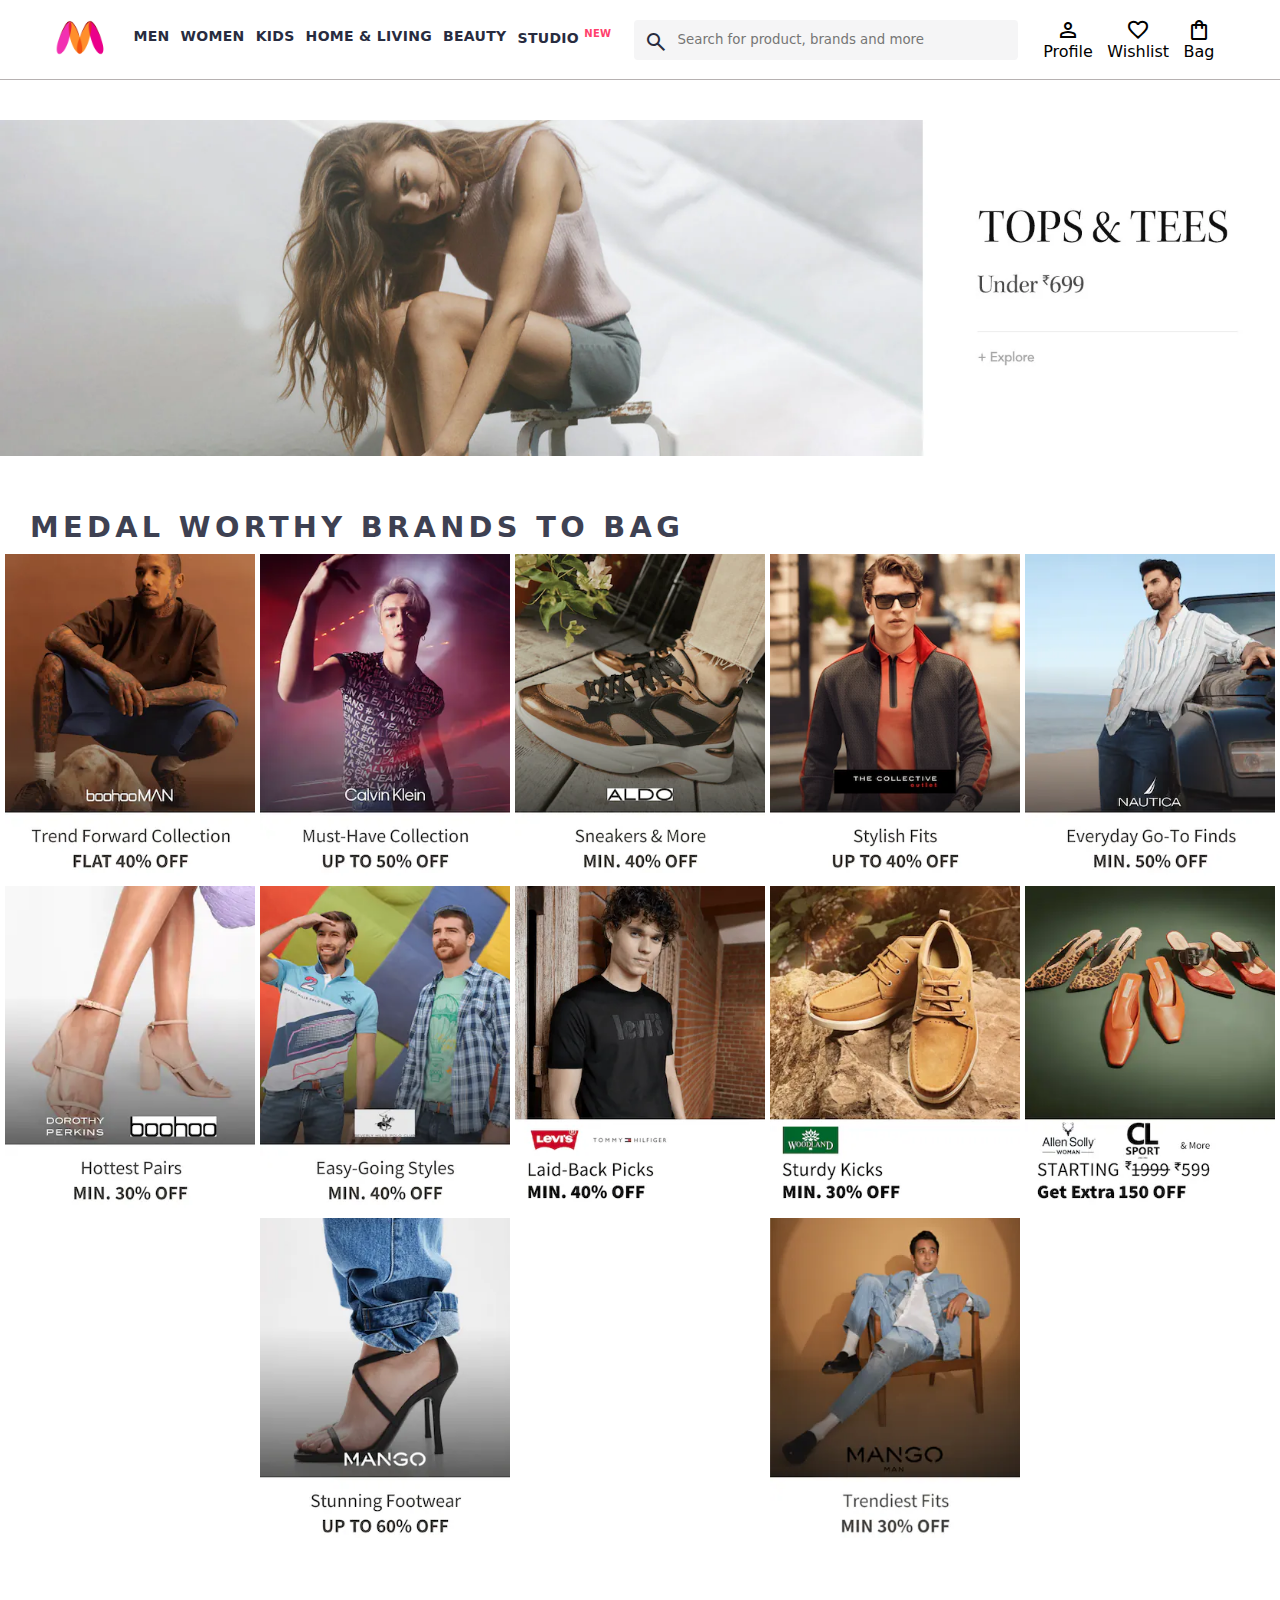
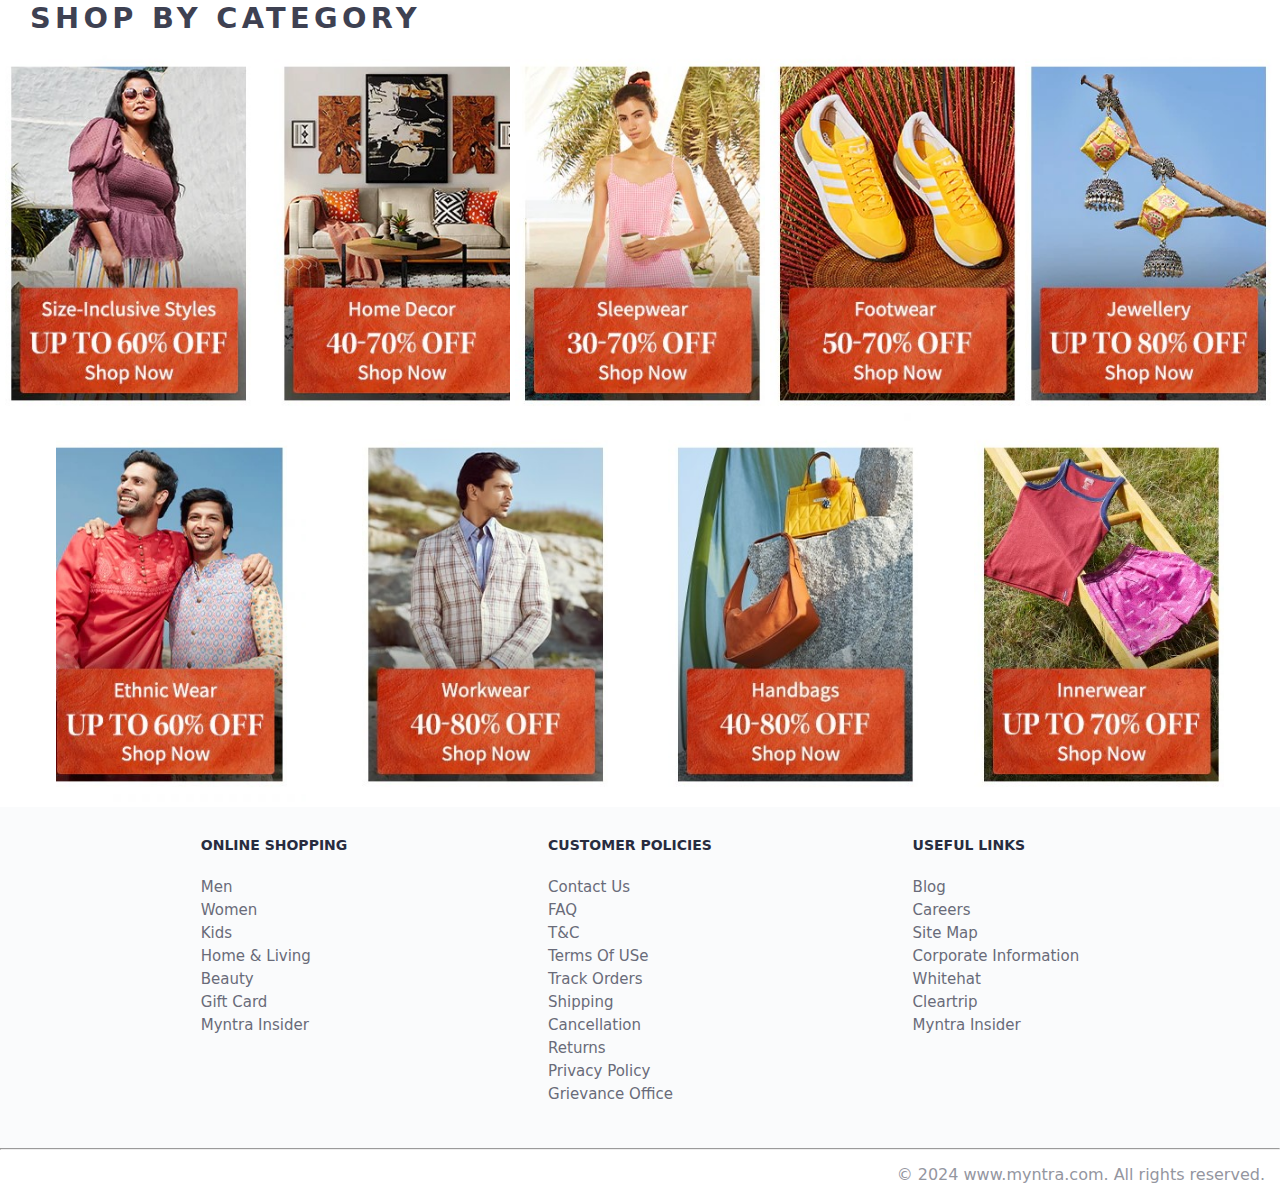
<file: index.htm>
<!DOCTYPE html>
<html lang="en">
<head>
    <meta charset="UTF-8">
    <meta name="viewport" content="width=device-width, initial-scale=1.0">
    <title>Myntra Clone</title>
    <link rel="stylesheet" href="style.css">
    <link rel="shortcut icon" href="images/myntra_logo.webp" type="image/x-icon">
</head>
<body>
    <header>
        <div class="logo_container">
            <a href="#"><img class="myntra_home" src="images/myntra_logo.webp" alt="Myntra Home"></a>
            <link rel="stylesheet" href="https://fonts.googleapis.com/css2?family=Material+Symbols+Outlined:opsz,wght,FILL,GRAD@20..48,100..700,0..1,-50..200" />
        </div>

        <nav class="nav_bar">
            <a href="#">Men</a>
            <a href="#">Women</a>
            <a href="#">Kids</a>
            <a href="#">Home & Living</a>
            <a href="#">Beauty</a>
            <a href="#">Studio <sup>New</sup></a>
        </nav>

        <div class="search_bar">
            <span class="material-symbols-outlined search_icon">search</span>
            <input class="search_input" placeholder="Search for product, brands and more">
        </div>

        <div class="action_bar">
            <div class="action_container">
                <span
                class="material-symbols-outlined action_icon">person</span>
                <span class="action_name">Profile</span>
            </div>

            <div class="action_container">
                <span class="material-symbols-outlined action_icon">favorite</span>
                <span class="action_name">Wishlist</span>
            </div>

            <div class="action_container action_icon">
                <span class="material-symbols-outlined">shopping_bag</span>
                <span class="action_name">Bag</span>
            </div>
        </div>
    </header>

    <main>
        <div class="banner_container">
            <img class="banner_img" src="images/banner.jpg" alt="Main Banner">
        </div>
        <div class="category_heading">Medal Worthy Brands To Bag</div>
        <div class="category_items">
            <a href="#"><img class="sale_item" src="images/offers/1.png"></a>
            <a href="#"><img class="sale_item" src="images/offers/2.png"></a>
            <a href="#"><img class="sale_item" src="images/offers/3.png"></a>
            <a href="#"><img class="sale_item" src="images/offers/4.png"></a>
            <a href="#"><img class="sale_item" src="images/offers/5.png"></a>
            <a href="#"><img class="sale_item" src="images/offers/6.png"></a>
            <a href="#"><img class="sale_item" src="images/offers/7.png"></a>
            <a href="#"><img class="sale_item" src="images/offers/8.png"></a>
            <a href="#"><img class="sale_item" src="images/offers/9.png"></a>
            <a href="#"><img class="sale_item" src="images/offers/10.png"></a>
            <a href="#"><img class="sale_item" src="images/offers/11.png"></a>
            <a href="#"><img class="sale_item" src="images/offers/12.png"></a>
        </div>

        <div class="category_heading">Shop By Category</div>
        <div class="category_items">
            <a href="#"><img class="sale_item" src="images/categories/1.jpg"></a>
            <a href="#"><img class="sale_item" src="images/categories/2.jpg"></a>
            <a href="#"><img class="sale_item" src="images/categories/3.jpg"></a>
            <a href="#"><img class="sale_item" src="images/categories/4.jpg"></a>
            <a href="#"><img class="sale_item" src="images/categories/5.jpg"></a>
            <a href="#"><img class="sale_item" src="images/categories/6.jpg"></a>
            <a href="#"><img class="sale_item" src="images/categories/7.jpg"></a>
            <a href="#"><img class="sale_item" src="images/categories/8.jpg"></a>
            <a href="#"><img class="sale_item" src="images/categories/9.jpg"></a>
            
        </div>
    </main>

    <footer>
        <div class="footer_container">
            <div class="footer_column">
                <h3>ONLINE SHOPPING</h3>

                <a href="#">Men</a>
                <a href="#">Women</a>
                <a href="#">Kids</a>
                <a href="#">Home & Living</a>
                <a href="#">Beauty</a>
                <a href="#">Gift Card</a>
                <a href="#">Myntra Insider</a>
            </div>

            <div class="footer_column">
                <h3>CUSTOMER POLICIES</h3>

                <a href="#">Contact Us</a>
                <a href="#">FAQ</a>
                <a href="#">T&C</a>
                <a href="#">Terms Of USe</a>
                <a href="#">Track Orders</a>
                <a href="#">Shipping</a>
                <a href="#">Cancellation</a>
                <a href="#">Returns</a>
                <a href="#">Privacy Policy</a>
                <a href="#">Grievance Office</a>
            </div>

            <div class="footer_column">
                <h3>USEFUL LINKS</h3>

                <a href="#">Blog</a>
                <a href="#">Careers</a>
                <a href="#">Site Map</a>
                <a href="#">Corporate Information</a>
                <a href="#">Whitehat</a>
                <a href="#">Cleartrip</a>
                <a href="#">Myntra Insider</a>
            </div> 
        </div>
        <hr>

        <div class="copyright">
            © 2024 www.myntra.com. All rights reserved.
        </div>
    </footer>
</body>
</html>
</file>
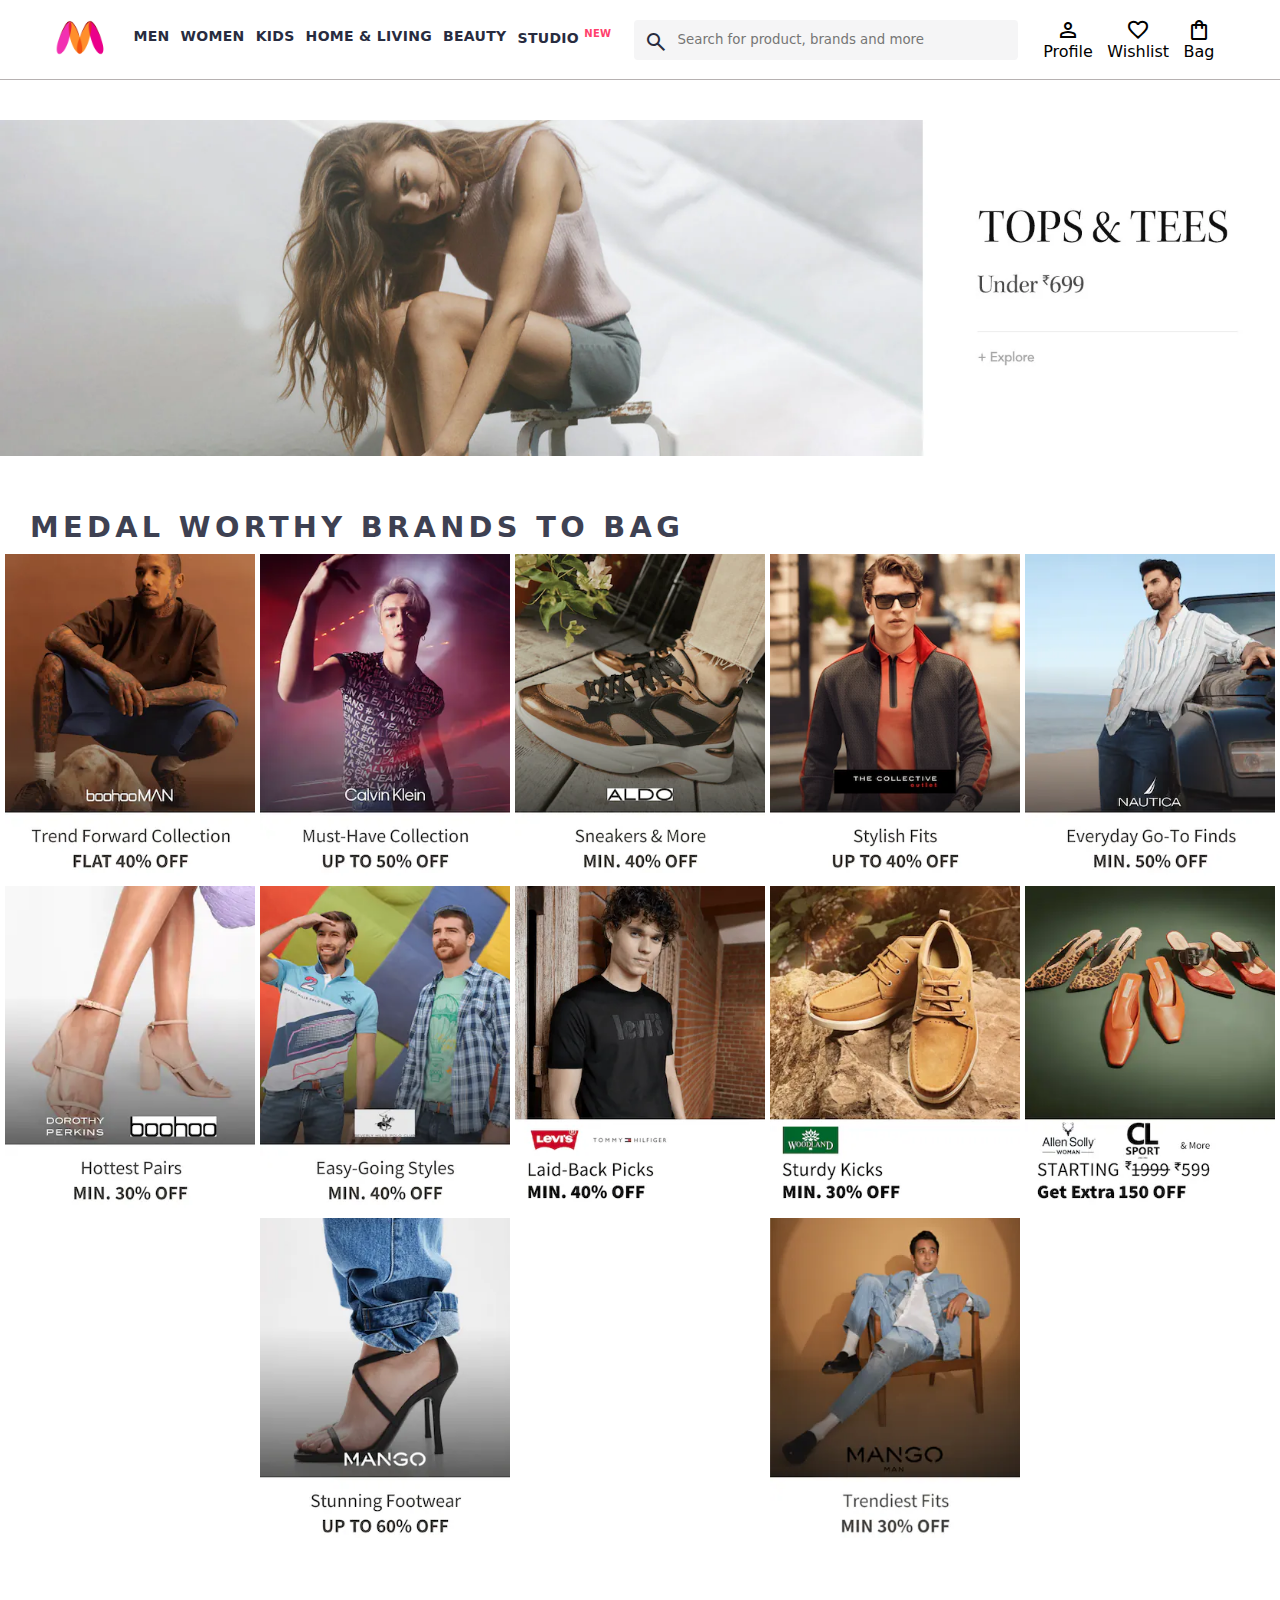
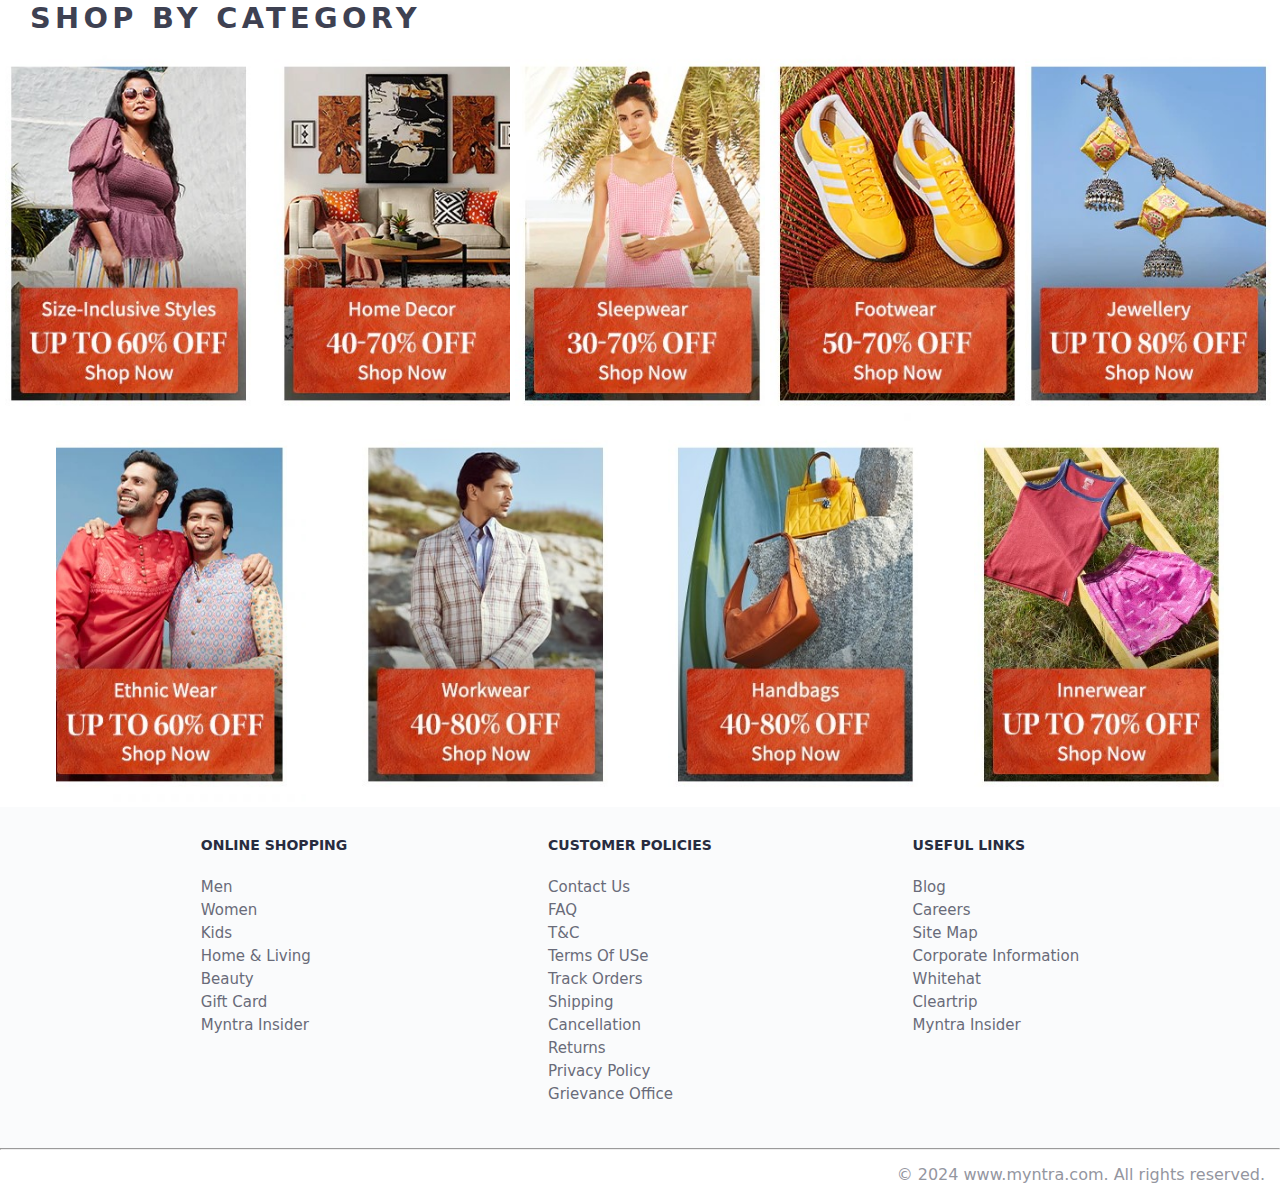
<file: index.html>
<!DOCTYPE html>
<html lang="en">
<head>
    <meta charset="UTF-8">
    <meta name="viewport" content="width=device-width, initial-scale=1.0">
    <title>Myntra Clone</title>
    <link rel="stylesheet" href="style.css">
    <link rel="shortcut icon" href="images/myntra_logo.webp" type="image/x-icon">
</head>
<body>
    <header>
        <div class="logo_container">
            <a href="#"><img class="myntra_home" src="images/myntra_logo.webp" alt="Myntra Home"></a>
            <link rel="stylesheet" href="https://fonts.googleapis.com/css2?family=Material+Symbols+Outlined:opsz,wght,FILL,GRAD@20..48,100..700,0..1,-50..200" />
        </div>

        <nav class="nav_bar">
            <a href="#">Men</a>
            <a href="#">Women</a>
            <a href="#">Kids</a>
            <a href="#">Home & Living</a>
            <a href="#">Beauty</a>
            <a href="#">Studio <sup>New</sup></a>
        </nav>

        <div class="search_bar">
            <span class="material-symbols-outlined search_icon">search</span>
            <input class="search_input" placeholder="Search for product, brands and more">
        </div>

        <div class="action_bar">
            <div class="action_container">
                <span
                class="material-symbols-outlined action_icon">person</span>
                <span class="action_name">Profile</span>
            </div>

            <div class="action_container">
                <span class="material-symbols-outlined action_icon">favorite</span>
                <span class="action_name">Wishlist</span>
            </div>

            <div class="action_container action_icon">
                <span class="material-symbols-outlined">shopping_bag</span>
                <span class="action_name">Bag</span>
            </div>
        </div>
    </header>

    <main>
        <div class="banner_container">
            <img class="banner_img" src="images/banner.jpg" alt="Main Banner">
        </div>
        <div class="category_heading">Medal Worthy Brands To Bag</div>
        <div class="category_items">
            <a href="#"><img class="sale_item" src="images/offers/1.png"></a>
            <a href="#"><img class="sale_item" src="images/offers/2.png"></a>
            <a href="#"><img class="sale_item" src="images/offers/3.png"></a>
            <a href="#"><img class="sale_item" src="images/offers/4.png"></a>
            <a href="#"><img class="sale_item" src="images/offers/5.png"></a>
            <a href="#"><img class="sale_item" src="images/offers/6.png"></a>
            <a href="#"><img class="sale_item" src="images/offers/7.png"></a>
            <a href="#"><img class="sale_item" src="images/offers/8.png"></a>
            <a href="#"><img class="sale_item" src="images/offers/9.png"></a>
            <a href="#"><img class="sale_item" src="images/offers/10.png"></a>
            <a href="#"><img class="sale_item" src="images/offers/11.png"></a>
            <a href="#"><img class="sale_item" src="images/offers/12.png"></a>
        </div>

        <div class="category_heading">Shop By Category</div>
        <div class="category_items">
            <a href="#"><img class="sale_item" src="images/categories/1.jpg"></a>
            <a href="#"><img class="sale_item" src="images/categories/2.jpg"></a>
            <a href="#"><img class="sale_item" src="images/categories/3.jpg"></a>
            <a href="#"><img class="sale_item" src="images/categories/4.jpg"></a>
            <a href="#"><img class="sale_item" src="images/categories/5.jpg"></a>
            <a href="#"><img class="sale_item" src="images/categories/6.jpg"></a>
            <a href="#"><img class="sale_item" src="images/categories/7.jpg"></a>
            <a href="#"><img class="sale_item" src="images/categories/8.jpg"></a>
            <a href="#"><img class="sale_item" src="images/categories/9.jpg"></a>
            
        </div>
    </main>

    <footer>
        <div class="footer_container">
            <div class="footer_column">
                <h3>ONLINE SHOPPING</h3>

                <a href="#">Men</a>
                <a href="#">Women</a>
                <a href="#">Kids</a>
                <a href="#">Home & Living</a>
                <a href="#">Beauty</a>
                <a href="#">Gift Card</a>
                <a href="#">Myntra Insider</a>
            </div>

            <div class="footer_column">
                <h3>CUSTOMER POLICIES</h3>

                <a href="#">Contact Us</a>
                <a href="#">FAQ</a>
                <a href="#">T&C</a>
                <a href="#">Terms Of USe</a>
                <a href="#">Track Orders</a>
                <a href="#">Shipping</a>
                <a href="#">Cancellation</a>
                <a href="#">Returns</a>
                <a href="#">Privacy Policy</a>
                <a href="#">Grievance Office</a>
            </div>

            <div class="footer_column">
                <h3>USEFUL LINKS</h3>

                <a href="#">Blog</a>
                <a href="#">Careers</a>
                <a href="#">Site Map</a>
                <a href="#">Corporate Information</a>
                <a href="#">Whitehat</a>
                <a href="#">Cleartrip</a>
                <a href="#">Myntra Insider</a>
            </div> 
        </div>
        <hr>

        <div class="copyright">
            © 2024 www.myntra.com. All rights reserved.
        </div>
    </footer>
</body>
</html>
</file>
<file: style.css>
*{
    margin: 0;
    padding: 0;
    box-sizing: border-box;
    font-family: Assistant, system-ui, -apple-system, BlinkMacSystemFont, 'Segoe UI', Roboto, Oxygen, Ubuntu, Cantarell, 'Open Sans', 'Helvetica Neue', sans-serif;
}

html, body{
    height: 100%;
    width: 100%;
}

header {
    display: flex;
    background-color: #ffffff;
    height: 80px;
    justify-content: space-between;
    align-items: center;
    border-bottom: 1px solid #b6b1b1;
}

.myntra_home {
    height: 45px;
}

.logo_container {
    margin-left: 4%;
}

.action_bar {
    margin-right: 4%;
}

.nav_bar {
    display: flex;
    min-width: 500px;
    justify-content: space-evenly;
}

.nav_bar a {
    font-size: 14px;
    letter-spacing: .3px;
    color: #282c3f;
    font-weight: 700;
    text-transform: uppercase;
    text-decoration: none;
    padding: 28px 0;
    border-bottom: 5px solid #ffffff;
}

.nav_bar a:hover {
    border-bottom: 4px solid #f54e77;
}

.nav_bar a sup {
    color: #ff3f6c;
    font-size: 10px;
}

.search_bar {
    height: 40px;
    min-width: 200px;
    width: 30%;
    display: flex;
    align-items: center;
}

.search_icon {
    box-sizing: content-box;
    height: 20px;
    padding: 10px;
    background-color: #f5f5f6;
    color: #282c3f;
    font-weight: 300;
    border-radius: 4px 0 0 4px;
}

.search_input {
    background-color: #f5f5f6;
    color: #696e79;
    flex-grow: 1;
    height: 40px;
    border: 0;
    border-radius: 0 4px 4px 0;
}

.action_bar {
    display: flex;
    min-width: 200px;
    justify-content: space-evenly;
}

.action_container {
    display: flex;
    flex-direction: column;
    align-items: center;
}

/* Main Section */
.banner_container {
    margin: 40px 0;
}

.banner_img {
    width: 100%;
}

.category_heading {
    text-transform: uppercase;
    color: #3e4152;
    letter-spacing: .15em;
    font-size: 1.8em;
    margin: 50px 0 10px 30px;
    max-height: 5em;
    font-weight: 700;
}

.category_items {
    display: flex;
    flex-wrap: wrap;
    justify-content: space-evenly;
}

.sale_item {
    width: 250px;
}

.footer_container {
    padding: 30px 0px 40px 0px;
    background: #FAFBFC;
    display: flex;
    justify-content: space-evenly;
}

.footer_column {
    display: flex;
    flex-direction: column;
}

.footer_column h3 {
    color: #282c3f;
    font-size: 14px;
    margin-bottom: 25px;
}

.footer_column a {
    color: #696b79;
    font-size: 15px;
    text-decoration: none;
    padding-bottom: 5px;
}

.copyright {
    color: #94969f;
    text-align: end;
    padding: 15px;
}
</file>
